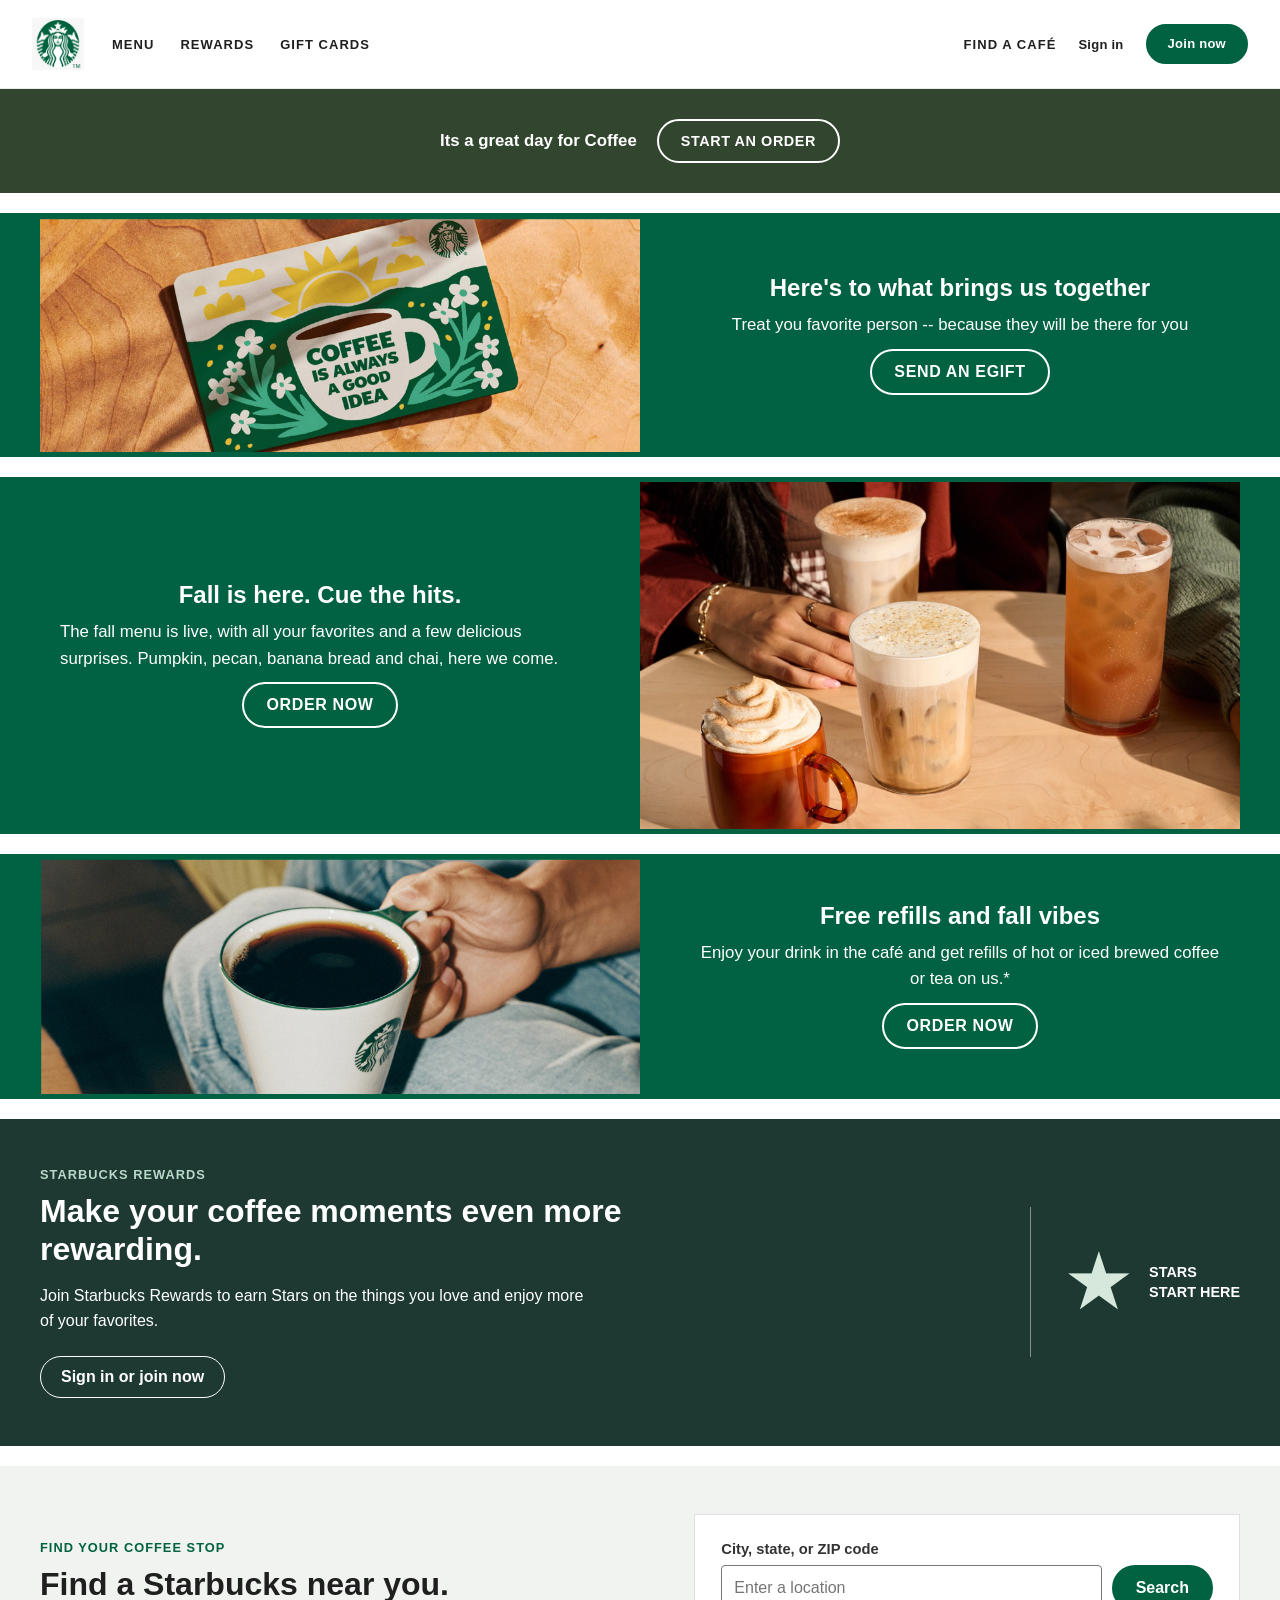
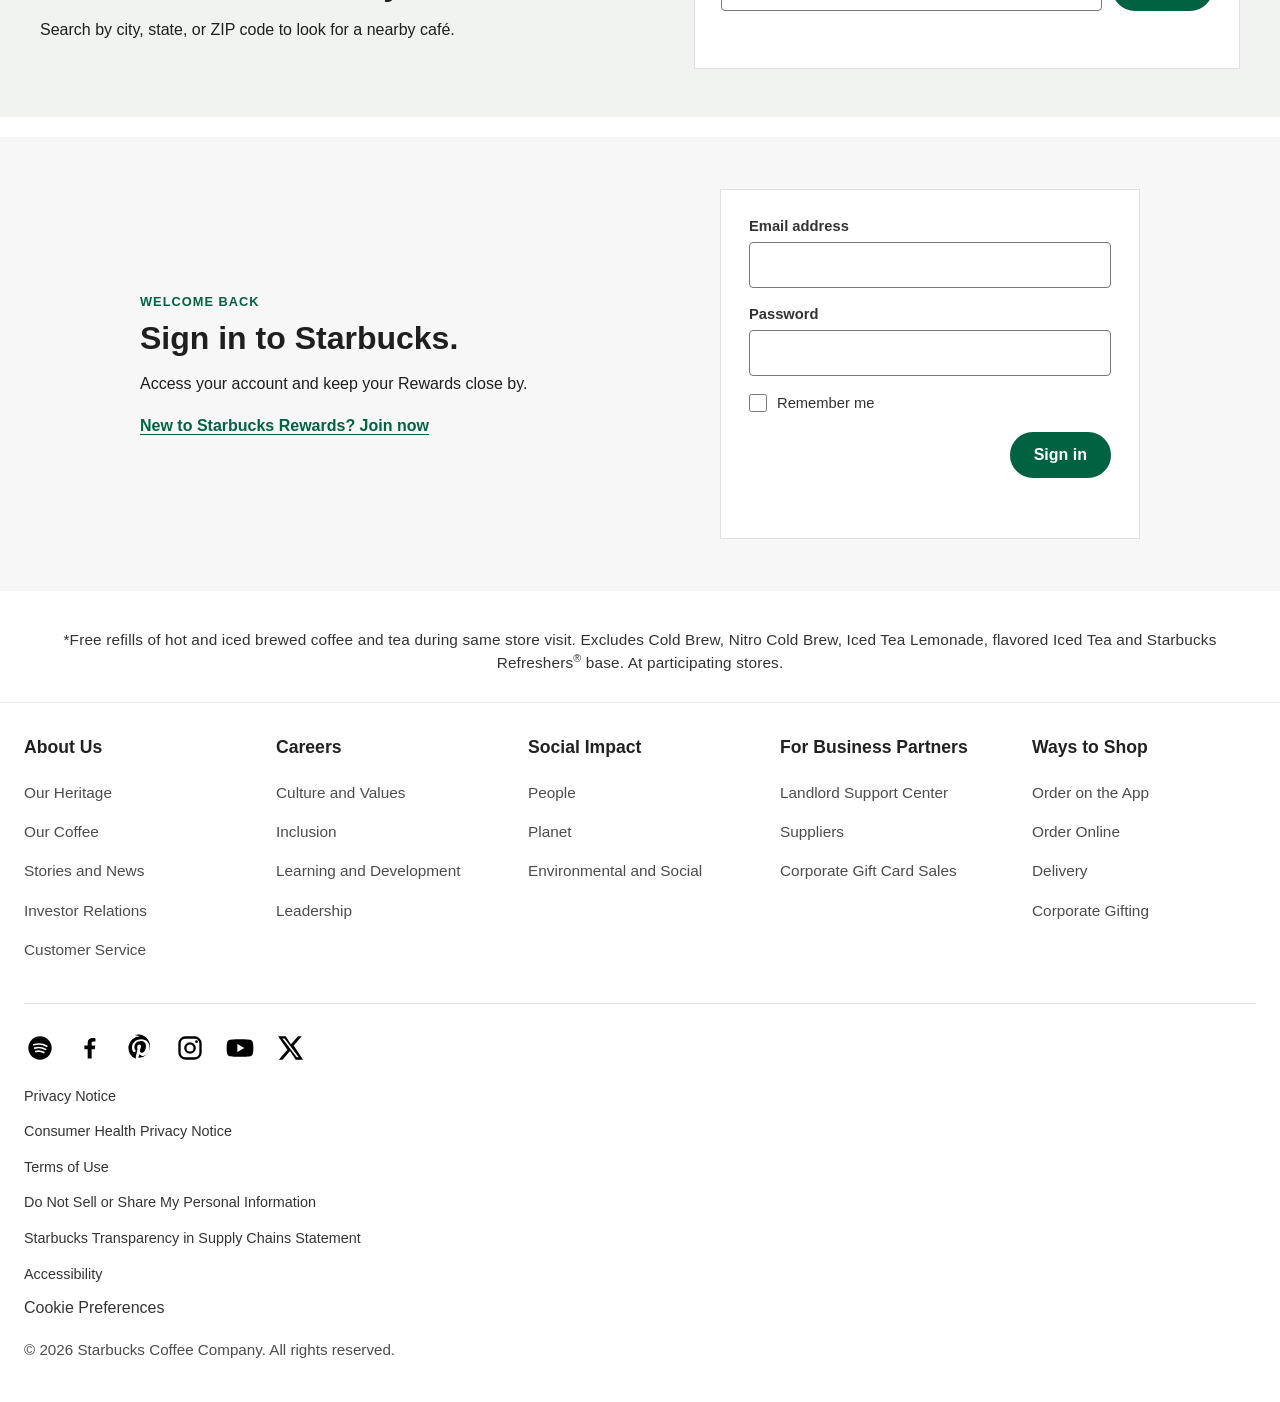
<file: index.html>
<!doctype html>
<html lang="en">
  <head>
    <meta charset="UTF-8" />
    <meta name="viewport" content="width=device-width, initial-scale=1.0" />
    <title>Starbucks Homepage Clone</title>
    <link rel="stylesheet" href="index.css" />
  </head>
  <body>
    <a class="skip-link" href="#main-content">Skip to content</a>
    <header class="header">
      <div class="header-container">
        <div class="brand-nav">
          <a href="index.html" class="brand" aria-label="Starbucks home">
            <img src="Starbucks_logo.png" alt="Starbucks logo" />
          </a>

          <nav aria-label="Main navigation" class="desktop-nav">
            <ul class="main-nav">
              <li><a href="menu.html">Menu</a></li>
              <li><a href="#rewards">Rewards</a></li>
              <li><a href="#gift-cards">Gift Cards</a></li>
            </ul>
          </nav>
        </div>

        <nav
          aria-label="Utility navigation"
          class="desktop-nav utility-nav-wrap"
        >
          <ul class="utility-nav">
            <li><a href="#find-cafe" class="find-cafe">Find a café</a></li>
            <li><a href="#sign-in" class="sign-in">Sign in</a></li>
            <li><a href="#rewards" class="join-btn">Join now</a></li>
          </ul>
        </nav>

        <button
          class="menu-toggle"
          aria-label="Toggle navigation"
          aria-controls="mobilePanel"
          aria-expanded="false"
        >
          <span></span>
          <span></span>
          <span></span>
        </button>
      </div>

      <div class="mobile-panel" id="mobilePanel">
        <nav aria-label="Mobile navigation" class="mobile-nav">
          <ul>
            <li><a href="menu.html">Menu</a></li>
            <li><a href="#rewards">Rewards</a></li>
            <li><a href="#gift-cards">Gift Cards</a></li>
            <li><a href="#find-cafe">Find a café</a></li>
            <li><a href="#sign-in">Sign in</a></li>
            <li><a href="#rewards" class="mobile-join">Join now</a></li>
          </ul>
        </nav>
      </div>
    </header>

    <main id="main-content">
      <section class="intro" aria-label="Introduction">
        <div class="intro-inner">
          <h1>Its a great day for Coffee</h1>
          <a href="menu.html">START AN ORDER</a>
        </div>
      </section>
      <section class="egift" id="gift-cards">
        <div class="egift-inner">
          <img src="Egift.png" alt="Starbucks gift card" />
          <div>
            <h2>Here's to what brings us together</h2>
            <p>
              Treat you favorite person -- because they will be there for you
            </p>
            <a href="#gift-cards">Send an eGift</a>
          </div>
        </div>
      </section>

      <section class="order-now">
        <div class="order-now-inner">
          <div>
            <h2>Fall is here. Cue the hits.</h2>
            <p>
              The fall menu is live, with all your favorites and a few delicious
              surprises. Pumpkin, pecan, banana bread and chai, here we come.
            </p>
            <a href="menu.html">Order now</a>
          </div>
          <img src="ordernow.png" alt="Fall drinks on a table" />
        </div>
      </section>

      <section class="refill">
        <div class="refill-inner">
          <img src="ordernow-2.png" alt="Coffee refill scene" />
          <div>
            <h2>Free refills and fall vibes</h2>
            <p>
              Enjoy your drink in the café and get refills of hot or iced brewed
              coffee or tea on us.*
            </p>
            <a href="menu.html">Order now</a>
          </div>
        </div>
      </section>

      <section class="rewards-section" id="rewards">
        <div class="rewards-inner">
          <div class="rewards-copy">
            <p class="section-eyebrow">Starbucks Rewards</p>
            <h2>Make your coffee moments even more rewarding.</h2>
            <p>
              Join Starbucks Rewards to earn Stars on the things you love and
              enjoy more of your favorites.
            </p>
            <a href="#sign-in" class="rewards-cta">Sign in or join now</a>
          </div>
          <div class="rewards-emblem" aria-hidden="true">
            <span>★</span>
            <strong>STARS<br />START HERE</strong>
          </div>
        </div>
      </section>

      <section class="store-locator" id="find-cafe">
        <div class="store-locator-inner">
          <div>
            <p class="section-eyebrow">Find your coffee stop</p>
            <h2>Find a Starbucks near you.</h2>
            <p>Search by city, state, or ZIP code to look for a nearby café.</p>
          </div>
          <form class="store-search" id="store-search-form">
            <label for="store-location">City, state, or ZIP code</label>
            <div class="store-search-controls">
              <input
                id="store-location"
                name="location"
                type="search"
                placeholder="Enter a location"
                required
              />
              <button type="submit">Search</button>
            </div>
            <p
              class="form-message"
              id="store-search-message"
              role="status"
              aria-live="polite"
            ></p>
          </form>
        </div>
      </section>

      <section class="signin-section" id="sign-in">
        <div class="signin-inner">
          <div class="signin-copy">
            <p class="section-eyebrow">Welcome back</p>
            <h2>Sign in to Starbucks.</h2>
            <p>Access your account and keep your Rewards close by.</p>
            <a href="#rewards">New to Starbucks Rewards? Join now</a>
          </div>
          <form class="signin-form" id="sign-in-form">
            <label for="signin-email">Email address</label>
            <input
              id="signin-email"
              name="email"
              type="email"
              autocomplete="username"
              required
            />
            <label for="signin-password">Password</label>
            <input
              id="signin-password"
              name="password"
              type="password"
              autocomplete="current-password"
              required
            />
            <label class="remember-option" for="remember-me">
              <input id="remember-me" name="remember" type="checkbox" />
              <span>Remember me</span>
            </label>
            <button type="submit">Sign in</button>
            <p
              class="form-message"
              id="sign-in-message"
              role="status"
              aria-live="polite"
            ></p>
          </form>
        </div>
      </section>

      <section class="disclaimer">
        <p>
          *Free refills of hot and iced brewed coffee and tea during same store
          visit. Excludes Cold Brew, Nitro Cold Brew, Iced Tea Lemonade,
          flavored Iced Tea and Starbucks Refreshers<span class="reg">®</span>
          base. At participating stores.
        </p>
      </section>
    </main>

    <footer class="site-footer">
      <div class="footer-inner">
        <div class="footer-columns">
          <div class="footer-column">
            <h2>
              <button
                class="footer-toggle"
                type="button"
                aria-expanded="true"
                aria-controls="footer-about-links"
              >
                About Us<span class="footer-chevron" aria-hidden="true"></span>
              </button>
            </h2>
            <ul id="footer-about-links">
              <li><a href="#">Our Heritage</a></li>
              <li><a href="#">Our Coffee</a></li>
              <li><a href="#">Stories and News</a></li>
              <li><a href="#">Investor Relations</a></li>
              <li><a href="#">Customer Service</a></li>
            </ul>
          </div>

          <div class="footer-column">
            <h2>
              <button
                class="footer-toggle"
                type="button"
                aria-expanded="true"
                aria-controls="footer-careers-links"
              >
                Careers<span class="footer-chevron" aria-hidden="true"></span>
              </button>
            </h2>
            <ul id="footer-careers-links">
              <li><a href="#">Culture and Values</a></li>
              <li><a href="#">Inclusion</a></li>
              <li><a href="#">Learning and Development</a></li>
              <li><a href="#">Leadership</a></li>
            </ul>
          </div>

          <div class="footer-column">
            <h2>
              <button
                class="footer-toggle"
                type="button"
                aria-expanded="true"
                aria-controls="footer-impact-links"
              >
                Social Impact<span
                  class="footer-chevron"
                  aria-hidden="true"
                ></span>
              </button>
            </h2>
            <ul id="footer-impact-links">
              <li><a href="#">People</a></li>
              <li><a href="#">Planet</a></li>
              <li><a href="#">Environmental and Social</a></li>
            </ul>
          </div>

          <div class="footer-column">
            <h2>
              <button
                class="footer-toggle"
                type="button"
                aria-expanded="true"
                aria-controls="footer-partners-links"
              >
                For Business Partners<span
                  class="footer-chevron"
                  aria-hidden="true"
                ></span>
              </button>
            </h2>
            <ul id="footer-partners-links">
              <li><a href="#">Landlord Support Center</a></li>
              <li><a href="#">Suppliers</a></li>
              <li><a href="#">Corporate Gift Card Sales</a></li>
            </ul>
          </div>

          <div class="footer-column">
            <h2>
              <button
                class="footer-toggle"
                type="button"
                aria-expanded="true"
                aria-controls="footer-shopping-links"
              >
                Ways to Shop<span
                  class="footer-chevron"
                  aria-hidden="true"
                ></span>
              </button>
            </h2>
            <ul id="footer-shopping-links">
              <li><a href="menu.html">Order on the App</a></li>
              <li><a href="menu.html">Order Online</a></li>
              <li><a href="menu.html">Delivery</a></li>
              <li><a href="#">Corporate Gifting</a></li>
            </ul>
          </div>
        </div>

        <div class="footer-divider"></div>

        <nav class="social-links" aria-label="Social media">
          <a
            href="https://open.spotify.com/user/starbucks"
            aria-label="Spotify"
          >
            <svg viewBox="0 0 24 24" aria-hidden="true" focusable="false">
              <circle cx="12" cy="12" r="10" fill="currentColor" />
              <path
                d="M6.7 9.2c3.7-1.1 7.9-.7 11.1 1.3M7.5 12.1c3.1-.9 6.5-.5 9.2 1.1m-8.3 1.8c2.4-.6 4.9-.3 6.9.9"
                fill="none"
                stroke="#fff"
                stroke-linecap="round"
                stroke-width="1.4"
              />
            </svg>
          </a>
          <a href="https://facebook.com/starbucks" aria-label="Facebook">
            <svg viewBox="0 0 24 24" aria-hidden="true" focusable="false">
              <path
                fill="currentColor"
                d="M13.4 21v-8h2.7l.4-3.1h-3.1v-2c0-.9.3-1.5 1.6-1.5h1.7V3.6c-.3 0-1.3-.1-2.5-.1-2.5 0-4.2 1.5-4.2 4.3v2.1H7.2V13H10v8h3.4Z"
              />
            </svg>
          </a>
          <a href="https://www.pinterest.com/starbucks/" aria-label="Pinterest">
            <svg viewBox="0 0 24 24" aria-hidden="true" focusable="false">
              <path
                fill="currentColor"
                d="M12 2a10 10 0 0 0-3.6 19.3c0-.8 0-1.8.2-2.7l1.3-5.6s-.3-.6-.3-1.5c0-1.4.8-2.5 1.9-2.5.9 0 1.3.7 1.3 1.5 0 .9-.6 2.3-.9 3.6-.3 1.1.6 2 1.7 2 2.1 0 3.5-2.7 3.5-5.8 0-2.4-1.6-4.2-4.5-4.2-3.3 0-5.4 2.5-5.4 5.2 0 .9.3 1.9.8 2.4.2.3.3.4.2.7l-.3 1c-.1.3-.3.4-.6.3-1.5-.6-2.2-2.3-2.2-4.2 0-3.1 2.7-6.9 8-6.9 4.3 0 7.1 3.1 7.1 6.5 0 4.4-2.4 7.7-6 7.7-1.2 0-2.4-.7-2.8-1.4l-.8 3a10 10 0 1 0-3.1-19.5Z"
              />
            </svg>
          </a>
          <a href="https://instagram.com/starbucks" aria-label="Instagram">
            <svg viewBox="0 0 24 24" aria-hidden="true" focusable="false">
              <rect
                x="3"
                y="3"
                width="18"
                height="18"
                rx="5"
                fill="none"
                stroke="currentColor"
                stroke-width="2"
              />
              <circle
                cx="12"
                cy="12"
                r="4"
                fill="none"
                stroke="currentColor"
                stroke-width="2"
              />
              <circle cx="17.6" cy="6.6" r="1.2" fill="currentColor" />
            </svg>
          </a>
          <a href="https://www.youtube.com/starbucks" aria-label="YouTube">
            <svg viewBox="0 0 24 24" aria-hidden="true" focusable="false">
              <path
                fill="currentColor"
                d="M23 7.1a3 3 0 0 0-2.1-2.2C19 4.4 12 4.4 12 4.4s-7 0-8.9.5A3 3 0 0 0 1 7.1 31 31 0 0 0 .5 12a31 31 0 0 0 .5 4.9 3 3 0 0 0 2.1 2.2c1.9.5 8.9.5 8.9.5s7 0 8.9-.5a3 3 0 0 0 2.1-2.2 31 31 0 0 0 .5-4.9 31 31 0 0 0-.5-4.9ZM9.7 15.5v-7l6 3.5-6 3.5Z"
              />
            </svg>
          </a>
          <a href="https://x.com/starbucks/" aria-label="X">
            <svg viewBox="0 0 24 24" aria-hidden="true" focusable="false">
              <path
                fill="currentColor"
                d="M18.9 2H22l-6.8 7.8L23.2 22h-6.3L12 14.6 5.6 22H2.4l7.3-8.4L1.8 2h6.5l4.5 6.8L18.9 2Zm-1.1 18h1.7L7.3 3.9H5.5L17.8 20Z"
              />
            </svg>
          </a>
        </nav>

        <ul class="legal-links">
          <li><a href="#">Privacy Notice</a></li>
          <li><a href="#">Consumer Health Privacy Notice</a></li>
          <li><a href="#">Terms of Use</a></li>
          <li><a href="#">Do Not Sell or Share My Personal Information</a></li>
          <li>
            <a href="#">Starbucks Transparency in Supply Chains Statement</a>
          </li>
          <li><a href="#">Accessibility</a></li>
          <li><button type="button">Cookie Preferences</button></li>
        </ul>

        <p class="copyright">
          © 2026 Starbucks Coffee Company. All rights reserved.
        </p>
      </div>
    </footer>
    <script src="index.js"></script>
  </body>
</html>
</file>
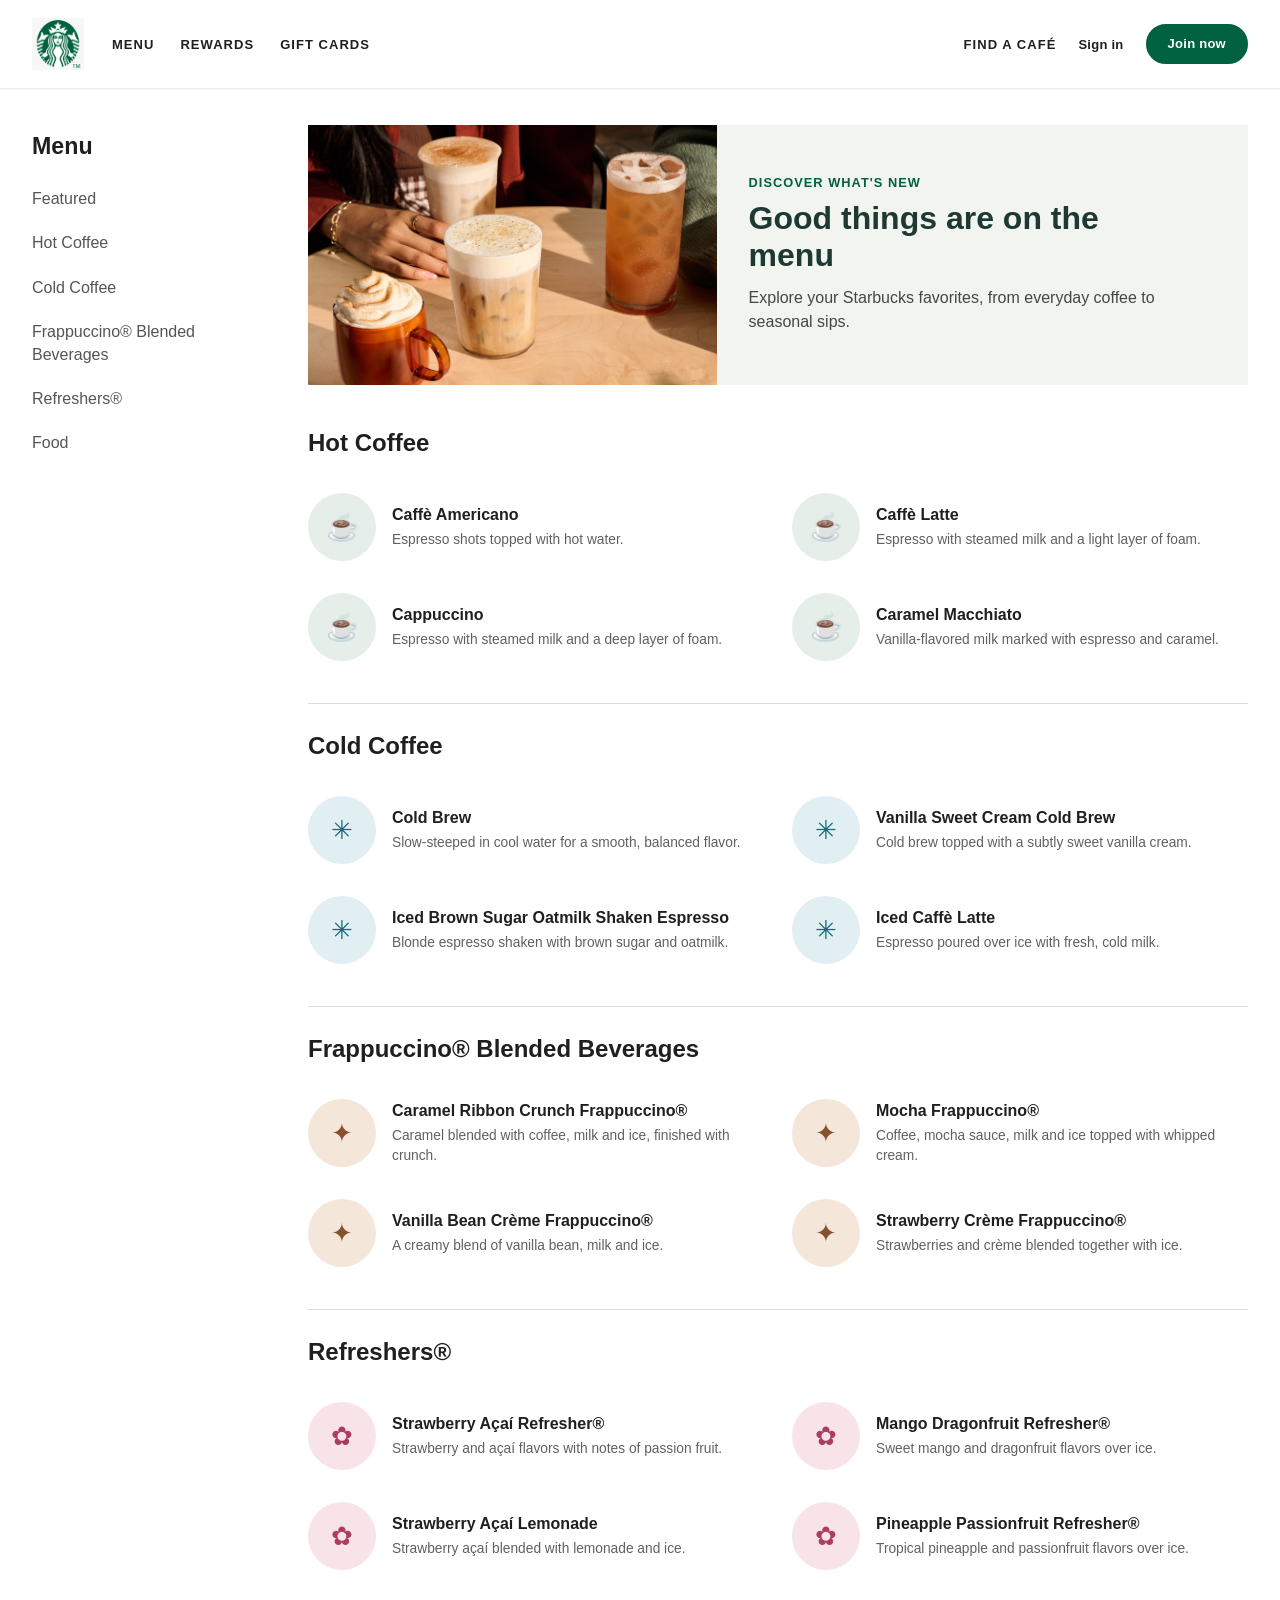
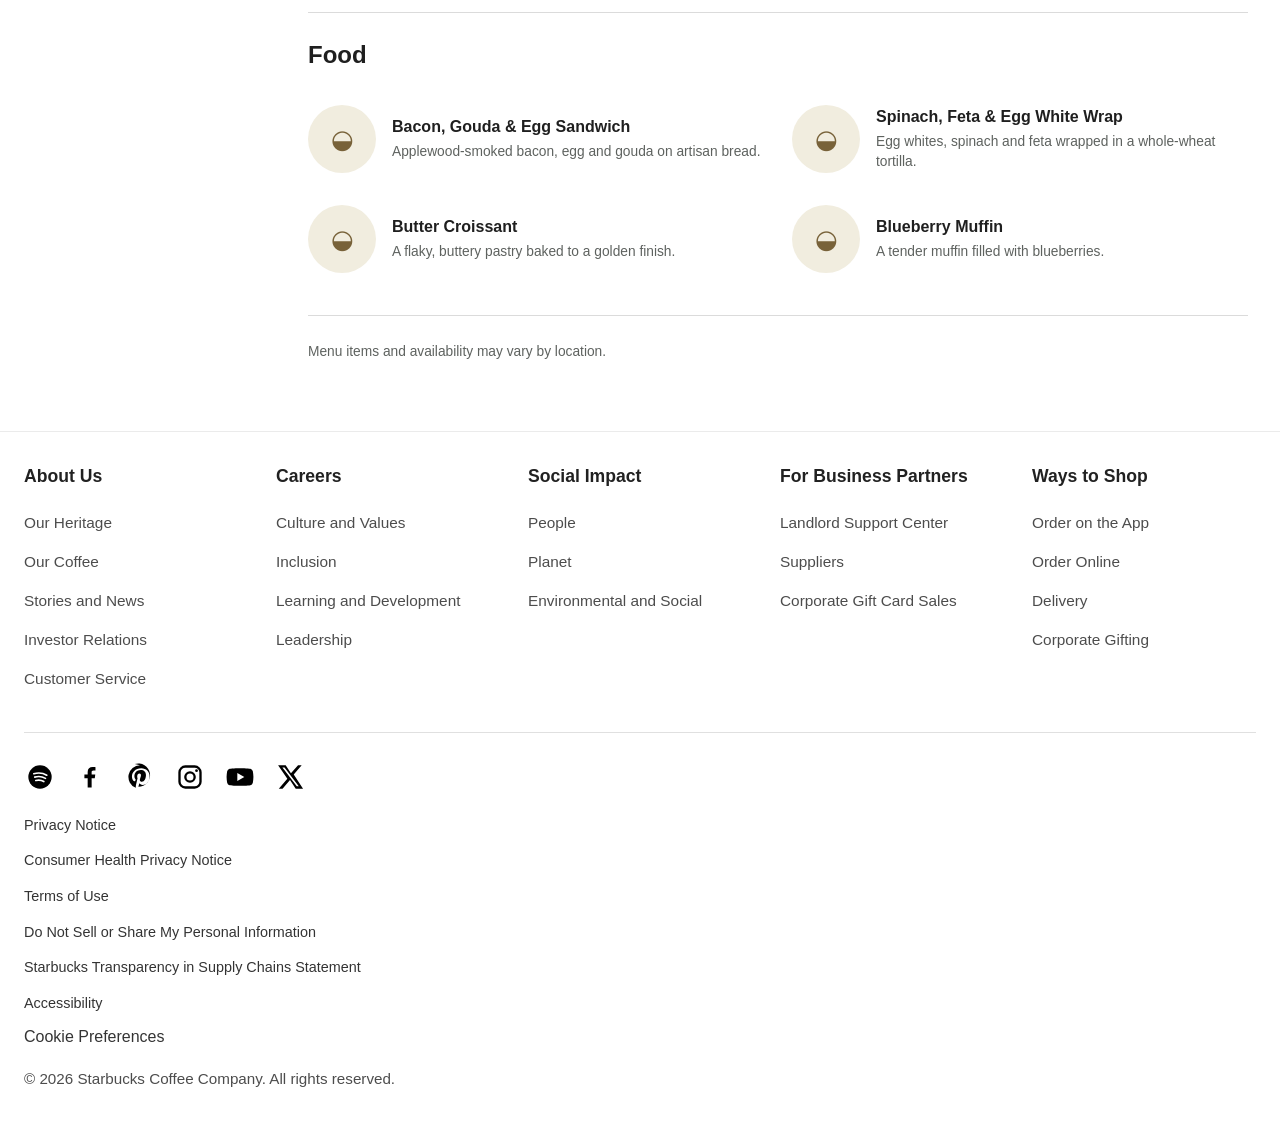
<file: menu.html>
<!doctype html>
<html lang="en">
  <head>
    <meta charset="UTF-8" />
    <meta name="viewport" content="width=device-width, initial-scale=1.0" />
    <title>Menu | Starbucks</title>
    <link rel="stylesheet" href="index.css" />
    <link rel="stylesheet" href="menu.css" />
  </head>
  <body>
    <a class="skip-link" href="#main-content">Skip to content</a>
    <header class="header">
      <div class="header-container">
        <div class="brand-nav">
          <a href="index.html" class="brand" aria-label="Starbucks home">
            <img src="Starbucks_logo.png" alt="Starbucks logo" />
          </a>
          <nav aria-label="Main navigation" class="desktop-nav">
            <ul class="main-nav">
              <li><a href="menu.html" aria-current="page">Menu</a></li>
              <li><a href="index.html#rewards">Rewards</a></li>
              <li><a href="index.html#gift-cards">Gift Cards</a></li>
            </ul>
          </nav>
        </div>
        <nav
          aria-label="Utility navigation"
          class="desktop-nav utility-nav-wrap"
        >
          <ul class="utility-nav">
            <li>
              <a href="index.html#find-cafe" class="find-cafe">Find a café</a>
            </li>
            <li><a href="index.html#sign-in" class="sign-in">Sign in</a></li>
            <li><a href="index.html#rewards" class="join-btn">Join now</a></li>
          </ul>
        </nav>
        <button
          class="menu-toggle"
          aria-label="Toggle navigation"
          aria-controls="mobilePanel"
          aria-expanded="false"
        >
          <span></span><span></span><span></span>
        </button>
      </div>
      <div class="mobile-panel" id="mobilePanel">
        <nav aria-label="Mobile navigation" class="mobile-nav">
          <ul>
            <li><a href="menu.html" aria-current="page">Menu</a></li>
            <li><a href="index.html#rewards">Rewards</a></li>
            <li><a href="index.html#gift-cards">Gift Cards</a></li>
            <li><a href="index.html#find-cafe">Find a café</a></li>
            <li><a href="index.html#sign-in">Sign in</a></li>
            <li>
              <a href="index.html#rewards" class="mobile-join">Join now</a>
            </li>
          </ul>
        </nav>
      </div>
    </header>

    <main id="main-content" class="menu-page">
      <aside class="menu-sidebar" aria-label="Menu categories">
        <h2>Menu</h2>
        <nav>
          <a href="#featured">Featured</a>
          <a href="#hot-coffees">Hot Coffee</a>
          <a href="#cold-coffees">Cold Coffee</a>
          <a href="#frappuccino">Frappuccino® Blended Beverages</a>
          <a href="#refreshers">Refreshers®</a>
          <a href="#food">Food</a>
        </nav>
      </aside>

      <div class="menu-content">
        <section class="menu-feature" id="featured">
          <img src="ordernow.png" alt="A selection of Starbucks fall drinks" />
          <div>
            <p class="menu-eyebrow">Discover what's new</p>
            <h1>Good things are on the menu</h1>
            <p>
              Explore your Starbucks favorites, from everyday coffee to seasonal
              sips.
            </p>
          </div>
        </section>

        <section class="menu-section" id="hot-coffees">
          <h2>Hot Coffee</h2>
          <div class="menu-items">
            <article>
              <span class="menu-item-mark" aria-hidden="true">☕</span>
              <div>
                <h3>Caffè Americano</h3>
                <p>Espresso shots topped with hot water.</p>
              </div>
            </article>
            <article>
              <span class="menu-item-mark" aria-hidden="true">☕</span>
              <div>
                <h3>Caffè Latte</h3>
                <p>Espresso with steamed milk and a light layer of foam.</p>
              </div>
            </article>
            <article>
              <span class="menu-item-mark" aria-hidden="true">☕</span>
              <div>
                <h3>Cappuccino</h3>
                <p>Espresso with steamed milk and a deep layer of foam.</p>
              </div>
            </article>
            <article>
              <span class="menu-item-mark" aria-hidden="true">☕</span>
              <div>
                <h3>Caramel Macchiato</h3>
                <p>Vanilla-flavored milk marked with espresso and caramel.</p>
              </div>
            </article>
          </div>
        </section>

        <section class="menu-section" id="cold-coffees">
          <h2>Cold Coffee</h2>
          <div class="menu-items">
            <article>
              <span class="menu-item-mark cold" aria-hidden="true">✳</span>
              <div>
                <h3>Cold Brew</h3>
                <p>Slow-steeped in cool water for a smooth, balanced flavor.</p>
              </div>
            </article>
            <article>
              <span class="menu-item-mark cold" aria-hidden="true">✳</span>
              <div>
                <h3>Vanilla Sweet Cream Cold Brew</h3>
                <p>Cold brew topped with a subtly sweet vanilla cream.</p>
              </div>
            </article>
            <article>
              <span class="menu-item-mark cold" aria-hidden="true">✳</span>
              <div>
                <h3>Iced Brown Sugar Oatmilk Shaken Espresso</h3>
                <p>Blonde espresso shaken with brown sugar and oatmilk.</p>
              </div>
            </article>
            <article>
              <span class="menu-item-mark cold" aria-hidden="true">✳</span>
              <div>
                <h3>Iced Caffè Latte</h3>
                <p>Espresso poured over ice with fresh, cold milk.</p>
              </div>
            </article>
          </div>
        </section>

        <section class="menu-section" id="frappuccino">
          <h2>Frappuccino® Blended Beverages</h2>
          <div class="menu-items">
            <article>
              <span class="menu-item-mark blended" aria-hidden="true">✦</span>
              <div>
                <h3>Caramel Ribbon Crunch Frappuccino®</h3>
                <p>
                  Caramel blended with coffee, milk and ice, finished with
                  crunch.
                </p>
              </div>
            </article>
            <article>
              <span class="menu-item-mark blended" aria-hidden="true">✦</span>
              <div>
                <h3>Mocha Frappuccino®</h3>
                <p>
                  Coffee, mocha sauce, milk and ice topped with whipped cream.
                </p>
              </div>
            </article>
            <article>
              <span class="menu-item-mark blended" aria-hidden="true">✦</span>
              <div>
                <h3>Vanilla Bean Crème Frappuccino®</h3>
                <p>A creamy blend of vanilla bean, milk and ice.</p>
              </div>
            </article>
            <article>
              <span class="menu-item-mark blended" aria-hidden="true">✦</span>
              <div>
                <h3>Strawberry Crème Frappuccino®</h3>
                <p>Strawberries and crème blended together with ice.</p>
              </div>
            </article>
          </div>
        </section>

        <section class="menu-section" id="refreshers">
          <h2>Refreshers®</h2>
          <div class="menu-items">
            <article>
              <span class="menu-item-mark refresher" aria-hidden="true">✿</span>
              <div>
                <h3>Strawberry Açaí Refresher®</h3>
                <p>Strawberry and açaí flavors with notes of passion fruit.</p>
              </div>
            </article>
            <article>
              <span class="menu-item-mark refresher" aria-hidden="true">✿</span>
              <div>
                <h3>Mango Dragonfruit Refresher®</h3>
                <p>Sweet mango and dragonfruit flavors over ice.</p>
              </div>
            </article>
            <article>
              <span class="menu-item-mark refresher" aria-hidden="true">✿</span>
              <div>
                <h3>Strawberry Açaí Lemonade</h3>
                <p>Strawberry açaí blended with lemonade and ice.</p>
              </div>
            </article>
            <article>
              <span class="menu-item-mark refresher" aria-hidden="true">✿</span>
              <div>
                <h3>Pineapple Passionfruit Refresher®</h3>
                <p>Tropical pineapple and passionfruit flavors over ice.</p>
              </div>
            </article>
          </div>
        </section>

        <section class="menu-section" id="food">
          <h2>Food</h2>
          <div class="menu-items">
            <article>
              <span class="menu-item-mark food" aria-hidden="true">◒</span>
              <div>
                <h3>Bacon, Gouda &amp; Egg Sandwich</h3>
                <p>Applewood-smoked bacon, egg and gouda on artisan bread.</p>
              </div>
            </article>
            <article>
              <span class="menu-item-mark food" aria-hidden="true">◒</span>
              <div>
                <h3>Spinach, Feta &amp; Egg White Wrap</h3>
                <p>
                  Egg whites, spinach and feta wrapped in a whole-wheat
                  tortilla.
                </p>
              </div>
            </article>
            <article>
              <span class="menu-item-mark food" aria-hidden="true">◒</span>
              <div>
                <h3>Butter Croissant</h3>
                <p>A flaky, buttery pastry baked to a golden finish.</p>
              </div>
            </article>
            <article>
              <span class="menu-item-mark food" aria-hidden="true">◒</span>
              <div>
                <h3>Blueberry Muffin</h3>
                <p>A tender muffin filled with blueberries.</p>
              </div>
            </article>
          </div>
        </section>
        <p class="menu-note">
          Menu items and availability may vary by location.
        </p>
      </div>
    </main>

    <footer class="site-footer">
      <div class="footer-inner">
        <div class="footer-columns">
          <div class="footer-column">
            <h2>
              <button
                class="footer-toggle"
                type="button"
                aria-expanded="true"
                aria-controls="footer-about-links"
              >
                About Us<span class="footer-chevron" aria-hidden="true"></span>
              </button>
            </h2>
            <ul id="footer-about-links">
              <li><a href="#">Our Heritage</a></li>
              <li><a href="#">Our Coffee</a></li>
              <li><a href="#">Stories and News</a></li>
              <li><a href="#">Investor Relations</a></li>
              <li><a href="#">Customer Service</a></li>
            </ul>
          </div>
          <div class="footer-column">
            <h2>
              <button
                class="footer-toggle"
                type="button"
                aria-expanded="true"
                aria-controls="footer-careers-links"
              >
                Careers<span class="footer-chevron" aria-hidden="true"></span>
              </button>
            </h2>
            <ul id="footer-careers-links">
              <li><a href="#">Culture and Values</a></li>
              <li><a href="#">Inclusion</a></li>
              <li><a href="#">Learning and Development</a></li>
              <li><a href="#">Leadership</a></li>
            </ul>
          </div>
          <div class="footer-column">
            <h2>
              <button
                class="footer-toggle"
                type="button"
                aria-expanded="true"
                aria-controls="footer-impact-links"
              >
                Social Impact<span
                  class="footer-chevron"
                  aria-hidden="true"
                ></span>
              </button>
            </h2>
            <ul id="footer-impact-links">
              <li><a href="#">People</a></li>
              <li><a href="#">Planet</a></li>
              <li><a href="#">Environmental and Social</a></li>
            </ul>
          </div>
          <div class="footer-column">
            <h2>
              <button
                class="footer-toggle"
                type="button"
                aria-expanded="true"
                aria-controls="footer-partners-links"
              >
                For Business Partners<span
                  class="footer-chevron"
                  aria-hidden="true"
                ></span>
              </button>
            </h2>
            <ul id="footer-partners-links">
              <li><a href="#">Landlord Support Center</a></li>
              <li><a href="#">Suppliers</a></li>
              <li><a href="#">Corporate Gift Card Sales</a></li>
            </ul>
          </div>
          <div class="footer-column">
            <h2>
              <button
                class="footer-toggle"
                type="button"
                aria-expanded="true"
                aria-controls="footer-shopping-links"
              >
                Ways to Shop<span
                  class="footer-chevron"
                  aria-hidden="true"
                ></span>
              </button>
            </h2>
            <ul id="footer-shopping-links">
              <li><a href="menu.html">Order on the App</a></li>
              <li><a href="menu.html">Order Online</a></li>
              <li><a href="menu.html">Delivery</a></li>
              <li><a href="#">Corporate Gifting</a></li>
            </ul>
          </div>
        </div>
        <div class="footer-divider"></div>
        <nav class="social-links" aria-label="Social media">
          <a
            href="https://open.spotify.com/user/starbucks"
            aria-label="Spotify"
          >
            <svg viewBox="0 0 24 24" aria-hidden="true" focusable="false">
              <circle cx="12" cy="12" r="10" fill="currentColor" />
              <path
                d="M6.7 9.2c3.7-1.1 7.9-.7 11.1 1.3M7.5 12.1c3.1-.9 6.5-.5 9.2 1.1m-8.3 1.8c2.4-.6 4.9-.3 6.9.9"
                fill="none"
                stroke="#fff"
                stroke-linecap="round"
                stroke-width="1.4"
              />
            </svg>
          </a>
          <a href="https://facebook.com/starbucks" aria-label="Facebook">
            <svg viewBox="0 0 24 24" aria-hidden="true" focusable="false">
              <path
                fill="currentColor"
                d="M13.4 21v-8h2.7l.4-3.1h-3.1v-2c0-.9.3-1.5 1.6-1.5h1.7V3.6c-.3 0-1.3-.1-2.5-.1-2.5 0-4.2 1.5-4.2 4.3v2.1H7.2V13H10v8h3.4Z"
              />
            </svg>
          </a>
          <a href="https://www.pinterest.com/starbucks/" aria-label="Pinterest">
            <svg viewBox="0 0 24 24" aria-hidden="true" focusable="false">
              <path
                fill="currentColor"
                d="M12 2a10 10 0 0 0-3.6 19.3c0-.8 0-1.8.2-2.7l1.3-5.6s-.3-.6-.3-1.5c0-1.4.8-2.5 1.9-2.5.9 0 1.3.7 1.3 1.5 0 .9-.6 2.3-.9 3.6-.3 1.1.6 2 1.7 2 2.1 0 3.5-2.7 3.5-5.8 0-2.4-1.6-4.2-4.5-4.2-3.3 0-5.4 2.5-5.4 5.2 0 .9.3 1.9.8 2.4.2.3.3.4.2.7l-.3 1c-.1.3-.3.4-.6.3-1.5-.6-2.2-2.3-2.2-4.2 0-3.1 2.7-6.9 8-6.9 4.3 0 7.1 3.1 7.1 6.5 0 4.4-2.4 7.7-6 7.7-1.2 0-2.4-.7-2.8-1.4l-.8 3a10 10 0 1 0-3.1-19.5Z"
              />
            </svg>
          </a>
          <a href="https://instagram.com/starbucks" aria-label="Instagram">
            <svg viewBox="0 0 24 24" aria-hidden="true" focusable="false">
              <rect
                x="3"
                y="3"
                width="18"
                height="18"
                rx="5"
                fill="none"
                stroke="currentColor"
                stroke-width="2"
              />
              <circle
                cx="12"
                cy="12"
                r="4"
                fill="none"
                stroke="currentColor"
                stroke-width="2"
              />
              <circle cx="17.6" cy="6.6" r="1.2" fill="currentColor" />
            </svg>
          </a>
          <a href="https://www.youtube.com/starbucks" aria-label="YouTube">
            <svg viewBox="0 0 24 24" aria-hidden="true" focusable="false">
              <path
                fill="currentColor"
                d="M23 7.1a3 3 0 0 0-2.1-2.2C19 4.4 12 4.4 12 4.4s-7 0-8.9.5A3 3 0 0 0 1 7.1 31 31 0 0 0 .5 12a31 31 0 0 0 .5 4.9 3 3 0 0 0 2.1 2.2c1.9.5 8.9.5 8.9.5s7 0 8.9-.5a3 3 0 0 0 2.1-2.2 31 31 0 0 0 .5-4.9 31 31 0 0 0-.5-4.9ZM9.7 15.5v-7l6 3.5-6 3.5Z"
              />
            </svg>
          </a>
          <a href="https://x.com/starbucks/" aria-label="X">
            <svg viewBox="0 0 24 24" aria-hidden="true" focusable="false">
              <path
                fill="currentColor"
                d="M18.9 2H22l-6.8 7.8L23.2 22h-6.3L12 14.6 5.6 22H2.4l7.3-8.4L1.8 2h6.5l4.5 6.8L18.9 2Zm-1.1 18h1.7L7.3 3.9H5.5L17.8 20Z"
              />
            </svg>
          </a>
        </nav>
        <ul class="legal-links">
          <li><a href="#">Privacy Notice</a></li>
          <li><a href="#">Consumer Health Privacy Notice</a></li>
          <li><a href="#">Terms of Use</a></li>
          <li><a href="#">Do Not Sell or Share My Personal Information</a></li>
          <li>
            <a href="#">Starbucks Transparency in Supply Chains Statement</a>
          </li>
          <li><a href="#">Accessibility</a></li>
          <li><button type="button">Cookie Preferences</button></li>
        </ul>
        <p class="copyright">
          © 2026 Starbucks Coffee Company. All rights reserved.
        </p>
      </div>
    </footer>
    <script src="index.js"></script>
  </body>
</html>
</file>
<file: index.css>
:root {
  --starbucks-green: #006241;
  --starbucks-dark: #1e3932;
  --starbucks-light: #f7f7f7;
  --text-main: #1f1f1f;
  --text-soft: #4a4a4a;
  --line: rgba(0, 0, 0, 0.08);
}

* {
  box-sizing: border-box;
  margin: 0;
  padding: 0;
}

body {
  font-family: "Segoe UI", Helvetica, Arial, sans-serif;
  background: #fff;
  color: var(--text-main);
}

.skip-link {
  position: absolute;
  top: 0;
  left: 16px;
  z-index: 100;
  padding: 12px 16px;
  transform: translateY(-150%);
  background: var(--starbucks-dark);
  color: #fff;
  text-decoration: none;
}

.skip-link:focus {
  transform: translateY(0);
}

a:focus-visible,
button:focus-visible {
  outline: 3px solid var(--starbucks-green);
  outline-offset: 3px;
}

.header {
  background: #fff;
  border-bottom: 1px solid var(--line);
  box-shadow: 0 1px 0 rgba(0, 0, 0, 0.03);
}

.header-container {
  max-width: 1280px;
  margin: 0 auto;
  padding: 18px 32px;
  display: flex;
  align-items: center;
  justify-content: space-between;
  gap: 24px;
  position: relative;
}

.brand-nav {
  display: flex;
  align-items: center;
  gap: 28px;
  min-width: 0;
}

.brand {
  display: inline-flex;
  align-items: center;
  justify-content: center;
}

.brand img {
  display: block;
  width: 52px;
  height: 52px;
}

.desktop-nav {
  display: block;
}

.main-nav,
.utility-nav {
  display: flex;
  align-items: center;
  list-style: none;
  flex-wrap: nowrap;
  white-space: nowrap;
}

.main-nav {
  gap: 26px;
}

.utility-nav {
  margin-left: auto;
  gap: 22px;
}

.header a {
  position: relative;
  display: inline-flex;
  align-items: center;
  gap: 8px;
  color: var(--text-main);
  text-decoration: none;
  font-size: 13px;
  font-weight: 700;
  letter-spacing: 0.08em;
  text-transform: uppercase;
  line-height: 1.2;
  transition: color 0.2s ease;
}

.header a:hover {
  color: var(--starbucks-green);
}

.main-nav a::after,
.utility-nav a::after {
  content: "";
  position: absolute;
  left: 0;
  bottom: -10px;
  width: 100%;
  height: 3px;
  background: var(--starbucks-green);
  transform: scaleX(0);
  transform-origin: left;
  transition: transform 0.2s ease;
}

.main-nav a:hover::after,
.utility-nav a:hover::after {
  transform: scaleX(1);
}

.utility-nav .find-cafe {
  letter-spacing: 0.08em;
}

.utility-nav .sign-in {
  font-weight: 600;
  letter-spacing: 0.02em;
  text-transform: none;
}

.join-btn {
  background: var(--starbucks-green);
  color: #fff !important;
  border-radius: 999px;
  padding: 10px 20px;
  border: 2px solid var(--starbucks-green);
  letter-spacing: 0.02em !important;
  text-transform: none !important;
  font-weight: 600 !important;
}

.join-btn:hover {
  background: #005b3d;
  border-color: #005b3d;
  color: #fff !important;
}

.join-btn::after {
  display: none;
}

.menu-toggle {
  display: none;
  width: 44px;
  height: 44px;
  border: none;
  background: transparent;
  cursor: pointer;
  padding: 8px;
  position: relative;
  z-index: 10;
}

.menu-toggle span {
  display: block;
  width: 24px;
  height: 2px;
  background: #000;
  border-radius: 2px;
  margin: 5px auto;
  transition: all 0.3s ease;
}

.menu-toggle.active span:nth-child(1) {
  transform: translateY(7px) rotate(45deg);
}

.menu-toggle.active span:nth-child(2) {
  opacity: 0;
}

.menu-toggle.active span:nth-child(3) {
  transform: translateY(-7px) rotate(-45deg);
}

.mobile-panel {
  display: none;
  width: 100%;
  background: #fff;
  border-top: 1px solid var(--line);
  padding: 20px 24px 28px;
}

.mobile-nav ul {
  list-style: none;
  display: flex;
  flex-direction: column;
  gap: 18px;
}

.mobile-nav a {
  text-decoration: none;
  color: var(--text-main);
  font-size: 18px;
  font-weight: 600;
  letter-spacing: 0.02em;
  text-transform: uppercase;
}

.mobile-join {
  display: inline-block;
  margin-top: 6px;
  background: var(--starbucks-green);
  color: #fff !important;
  padding: 12px 18px;
  border-radius: 999px;
  text-transform: none !important;
}

@media (max-width: 980px) {
  .header-container {
    padding: 16px 20px;
    gap: 12px;
  }

  .brand-nav {
    gap: 18px;
  }

  .main-nav {
    gap: 16px;
  }

  .utility-nav {
    gap: 14px;
  }

  .header a {
    font-size: 11px;
    letter-spacing: 0.06em;
  }
}

@media (max-width: 768px) {
  .desktop-nav {
    display: none;
  }

  .menu-toggle {
    display: block;
  }

  .header-container {
    justify-content: space-between;
    padding: 14px 20px;
  }

  .brand-nav {
    flex: 1 1 auto;
    min-width: 0;
  }

  .mobile-panel.open {
    display: block;
  }
}

.intro {
  background-color: #32462f;
  width: 100%;
  padding: 30px 20px;
}

.intro-inner {
  max-width: 100%;
  margin: 0 auto;
  display: flex;
  align-items: center;
  justify-content: center;
  flex-wrap: wrap;
  gap: 20px;
  text-align: center;
}

.intro h1 {
  color: #fff;
  margin: 0;
  font-size: 1.05rem;
  font-weight: 600;
  line-height: 1.3;
  text-align: center;
}

.intro a {
  display: inline-flex;
  align-items: center;
  justify-content: center;
  text-decoration: none;
  color: #fff;
  border: 2px solid #fff;
  padding: 12px 22px;
  border-radius: 999px;
  font-size: 0.9rem;
  font-weight: 600;
  letter-spacing: 0.04em;
  transition:
    background-color 0.2s ease,
    transform 0.2s ease;
  white-space: nowrap;
}

.intro a:hover {
  background-color: rgb(3, 103, 3);
}

.intro a:focus-visible {
  outline: 2px solid #fff;
  outline-offset: 4px;
}

@media (max-width: 768px) {
  .intro {
    padding: 24px 16px;
  }

  .intro-inner {
    gap: 14px;
  }

  .intro a {
    width: auto;
    padding: 11px 18px;
    font-size: 0.9rem;
  }
}

@media (max-width: 480px) {
  .intro {
    padding: 20px 14px;
  }

  .intro-inner {
    gap: 12px;
  }

  .intro h1 {
    width: 100%;
  }

  .intro a {
    width: 100%;
    max-width: 220px;
  }
}

.egift,
.order-now,
.refill {
  width: 100%;
  padding: 5px 0;
  background: #006242;
  margin: 20px 0;
}

.egift-inner,
.order-now-inner,
.refill-inner {
  max-width: 1200px;
  margin: 0 auto;
  display: flex;
  align-items: center;
  justify-content: center;
  gap: 40px;
}

.egift-inner img,
.order-now-inner img,
.refill-inner img {
  flex: 1 1 50%;
  max-width: 50%;
  display: block;
  object-fit: cover;
  object-position: center;
}

.egift-inner > div,
.order-now-inner > div,
.refill-inner > div {
  flex: 1 1 50%;
  display: flex;
  flex-direction: column;
  justify-content: center;
  align-items: center;
  gap: 10px;
}

.egift-inner h2,
.order-now-inner h2,
.refill-inner h2 {
  margin: 0;
  font-size: 1.5rem;
  line-height: 1.1;
  color: #ffffff;
  font-weight: 700;
}

.egift-inner p,
.order-now-inner p,
.refill-inner p {
  margin: 0;
  color: #ffffff;
  font-size: 1.05rem;
  line-height: 1.6;
  max-width: 520px;
}

.egift-inner a,
.order-now-inner a,
.refill-inner a {
  display: inline-flex;
  align-items: center;
  justify-content: center;
  padding: 12px 22px;
  border: 2px solid white;
  border-radius: 999px;
  background: var(--starbucks-green);
  color: #fff;
  text-decoration: none;
  font-weight: 700;
  letter-spacing: 0.04em;
  text-transform: uppercase;
  transition:
    background-color 0.2s ease,
    transform 0.2s ease;
}

.egift-inner a:hover,
.order-now-inner a:hover,
.refill-inner a:hover {
  background: #005b3d;
}

.egift-inner a:focus-visible,
.order-now-inner a:focus-visible,
.refill-inner a:focus-visible {
  outline-color: #fff;
}

.refill-inner > div {
  text-align: center;
}

@media (max-width: 768px) {
  .egift,
  .order-now,
  .refill {
    padding: 30px 16px;
  }

  .egift-inner,
  .order-now-inner,
  .refill-inner {
    flex-direction: column;
    gap: 24px;
  }

  .egift-inner img,
  .order-now-inner img,
  .refill-inner img,
  .egift-inner > div,
  .order-now-inner > div,
  .refill-inner > div {
    max-width: 100%;
    width: 100%;
  }

  .egift-inner img,
  .order-now-inner img,
  .refill-inner img {
    flex: 0 0 auto;
    height: auto;
    order: 1;
  }

  .egift-inner > div,
  .order-now-inner > div,
  .refill-inner > div {
    flex: 0 1 auto;
    order: 2;
    align-items: center;
    text-align: center;
  }

  .egift-inner h2,
  .order-now-inner h2,
  .refill-inner h2 {
    font-size: 1.8rem;
  }

  .egift-inner p,
  .order-now-inner p,
  .refill-inner p {
    font-size: 1rem;
  }
}

@media (max-width: 480px) {
  .egift,
  .order-now,
  .refill {
    padding: 24px 14px;
  }

  .egift-inner,
  .order-now-inner,
  .refill-inner {
    gap: 18px;
  }

  .egift-inner a,
  .order-now-inner a,
  .refill-inner a {
    width: 100%;
    max-width: 220px;
  }
}

.rewards-section {
  margin: 20px 0;
  padding: 48px 24px;
  background: var(--starbucks-dark);
  color: #fff;
}

.rewards-inner {
  max-width: 1200px;
  margin: 0 auto;
  display: flex;
  align-items: center;
  justify-content: space-between;
  gap: 40px;
}

.rewards-copy {
  max-width: 650px;
}

.section-eyebrow {
  margin-bottom: 10px;
  color: var(--starbucks-green);
  font-size: 0.8rem;
  font-weight: 700;
  letter-spacing: 0.08em;
  text-transform: uppercase;
}

.rewards-section .section-eyebrow {
  color: #b7d9ca;
}

.rewards-copy h2,
.store-locator h2,
.signin-copy h2 {
  margin-bottom: 14px;
  font-size: 2rem;
  line-height: 1.2;
}

.rewards-copy > p:not(.section-eyebrow),
.store-locator-inner > div > p:not(.section-eyebrow),
.signin-copy > p:not(.section-eyebrow) {
  max-width: 560px;
  font-size: 1rem;
  line-height: 1.6;
}

.rewards-cta {
  display: inline-flex;
  margin-top: 22px;
  padding: 11px 20px;
  border: 1px solid #fff;
  border-radius: 999px;
  color: #fff;
  font-weight: 700;
  text-decoration: none;
}

.rewards-cta:hover {
  background: rgba(255, 255, 255, 0.12);
}

.rewards-emblem {
  min-width: 200px;
  min-height: 150px;
  display: flex;
  align-items: center;
  gap: 14px;
  padding-left: 32px;
  border-left: 1px solid rgba(255, 255, 255, 0.45);
}

.rewards-emblem span {
  color: #d5e8db;
  font-size: 5rem;
  line-height: 1;
}

.rewards-emblem strong {
  font-size: 0.9rem;
  line-height: 1.4;
}

.store-locator {
  margin: 20px 0;
  padding: 48px 24px;
  background: #f0f3ef;
}

.store-locator-inner {
  max-width: 1200px;
  margin: 0 auto;
  display: grid;
  grid-template-columns: minmax(0, 1fr) minmax(320px, 0.9fr);
  align-items: center;
  gap: 48px;
}

.store-search {
  padding: 26px;
  background: #fff;
  border: 1px solid rgba(0, 0, 0, 0.12);
}

.store-search label,
.signin-form > label:not(.remember-option) {
  display: block;
  margin-bottom: 8px;
  color: #333;
  font-size: 0.92rem;
  font-weight: 600;
}

.store-search-controls {
  display: flex;
  gap: 10px;
}

.store-search input,
.signin-form > input {
  width: 100%;
  min-width: 0;
  min-height: 46px;
  padding: 10px 12px;
  border: 1px solid #777;
  border-radius: 4px;
  background: #fff;
  color: var(--text-main);
  font: inherit;
}

.store-search button,
.signin-form > button {
  min-height: 46px;
  padding: 10px 22px;
  border: 2px solid var(--starbucks-green);
  border-radius: 999px;
  background: var(--starbucks-green);
  color: #fff;
  font: inherit;
  font-weight: 700;
  cursor: pointer;
}

.store-search button:hover,
.signin-form > button:hover {
  background: #005239;
}

.signin-section {
  margin: 20px 0;
  padding: 52px 24px;
  background: #f7f7f7;
}

.signin-inner {
  max-width: 1000px;
  margin: 0 auto;
  display: grid;
  grid-template-columns: minmax(0, 1fr) minmax(300px, 420px);
  align-items: center;
  gap: 52px;
}

.signin-copy a {
  display: inline-block;
  margin-top: 20px;
  color: var(--starbucks-green);
  font-weight: 700;
  text-underline-offset: 3px;
}

.signin-form {
  padding: 28px;
  background: #fff;
  border: 1px solid rgba(0, 0, 0, 0.12);
}

.signin-form > input {
  margin-bottom: 18px;
}

.remember-option {
  display: flex;
  align-items: center;
  gap: 10px;
  margin: 0 0 20px;
  color: #333;
  font-size: 0.92rem;
}

.remember-option input {
  width: 18px;
  height: 18px;
  accent-color: var(--starbucks-green);
}

.signin-form > button {
  display: block;
  margin-left: auto;
}

.form-message {
  min-height: 1.4em;
  margin-top: 12px;
  color: #444;
  font-size: 0.88rem;
  line-height: 1.4;
}

@media (max-width: 768px) {
  .rewards-section,
  .store-locator,
  .signin-section {
    padding: 34px 18px;
  }

  .rewards-inner {
    align-items: flex-start;
    flex-direction: column;
    gap: 28px;
  }

  .rewards-emblem {
    min-height: 88px;
    min-width: 0;
    padding: 0;
    border-left: 0;
  }

  .rewards-emblem span {
    font-size: 3.8rem;
  }

  .store-locator-inner,
  .signin-inner {
    grid-template-columns: 1fr;
    gap: 28px;
  }

  .store-search,
  .signin-form {
    padding: 22px;
  }
}

@media (max-width: 480px) {
  .rewards-copy h2,
  .store-locator h2,
  .signin-copy h2 {
    font-size: 1.65rem;
  }

  .store-search-controls {
    align-items: stretch;
    flex-direction: column;
  }

  .store-search button {
    align-self: flex-start;
  }
}

.disclaimer {
  display: flex;
  align-items: center;
  justify-content: center;
  padding: 18px 24px 28px;
  background: #fff;
}

.disclaimer p {
  max-width: 1500px;
  margin: 0;
  color: rgba(0, 0, 0, 0.8);
  font-size: 0.96rem;
  line-height: 1.42;
  letter-spacing: 0.01em;
  text-align: center;
  font-weight: 400;
}

.disclaimer p .reg {
  font-size: 0.7em;
  vertical-align: super;
}

@media (max-width: 768px) {
  .disclaimer {
    padding: 18px 16px 24px;
  }

  .disclaimer p {
    font-size: 0.88rem;
    line-height: 1.45;
  }
}

@media (max-width: 480px) {
  .disclaimer {
    padding: 16px 14px 20px;
  }

  .disclaimer p {
    font-size: 0.8rem;
    line-height: 1.45;
  }
}

.site-footer {
  background: #fff;
  border-top: 1px solid rgba(0, 0, 0, 0.08);
  padding: 32px 0 40px;
}

.footer-inner {
  max-width: 1280px;
  margin: 0 auto;
  padding: 0 24px;
}

.footer-columns {
  display: grid;
  grid-template-columns: repeat(5, minmax(160px, 1fr));
  gap: 28px;
}

.footer-column h2 {
  margin: 0 0 22px;
  color: rgba(0, 0, 0, 0.87);
  font-size: 1.1rem;
  font-weight: 700;
  line-height: 1.4;
}

.footer-toggle {
  display: flex;
  align-items: center;
  justify-content: space-between;
  width: 100%;
  padding: 0;
  border: 0;
  background: transparent;
  color: inherit;
  font: inherit;
  text-align: left;
}

.footer-chevron {
  display: none;
}

.footer-column ul {
  list-style: none;
  padding: 0;
  margin: 0;
}

.footer-column li {
  margin-bottom: 16px;
}

.footer-column a,
.legal-links a,
.social-links a {
  color: rgba(0, 0, 0, 0.7);
  text-decoration: none;
  font-size: 0.96rem;
  line-height: 1.5;
  transition: color 0.2s ease;
}

.footer-column a:hover,
.legal-links a:hover,
.social-links a:hover {
  color: var(--starbucks-green);
}

.footer-divider {
  height: 1px;
  background: rgba(0, 0, 0, 0.12);
  margin: 26px 0 28px;
}

.social-links {
  display: flex;
  align-items: center;
  gap: 18px;
  margin-bottom: 22px;
  flex-wrap: wrap;
}

.social-links a {
  display: inline-flex;
  align-items: center;
  justify-content: center;
  width: 32px;
  height: 32px;
  color: #000;
}

.social-links a:hover {
  color: var(--starbucks-green);
}

.social-links svg {
  display: block;
  width: 28px;
  height: 28px;
}

.legal-links {
  list-style: none;
  display: flex;
  flex-direction: column;
  gap: 14px;
  padding: 0;
  margin: 0 0 22px;
}

.legal-links a,
.legal-links button {
  color: rgba(0, 0, 0, 0.8);
  font-size: 0.9rem;
  text-decoration: none;
  background: none;
  border: none;
  padding: 0;
  cursor: pointer;
}

.legal-links button {
  font: inherit;
}

.copyright {
  margin: 0;
  color: rgba(0, 0, 0, 0.7);
  font-size: 0.95rem;
  line-height: 1.5;
}

@media (max-width: 980px) {
  .footer-columns {
    grid-template-columns: repeat(2, minmax(180px, 1fr));
  }
}

@media (max-width: 768px) {
  .site-footer {
    padding-top: 24px;
  }

  .footer-inner {
    padding: 0 16px;
  }

  .footer-columns {
    grid-template-columns: 1fr;
    gap: 0;
  }

  .footer-column h4 {
    margin: 0;
  }

  .footer-toggle {
    min-height: 58px;
    padding: 14px 0;
    border-bottom: 1px solid rgba(0, 0, 0, 0.12);
    cursor: pointer;
    font-size: 1.15rem;
    font-weight: 400;
  }

  .footer-chevron {
    display: block;
    width: 10px;
    height: 10px;
    margin: -5px 4px 0 16px;
    border-right: 1.5px solid currentColor;
    border-bottom: 1.5px solid currentColor;
    transform: rotate(45deg);
    transition: transform 0.18s ease;
  }

  .footer-column.is-expanded .footer-chevron {
    margin-top: 5px;
    transform: rotate(225deg);
  }

  .footer-column:not(.is-expanded) ul {
    display: none;
  }

  .footer-column.is-expanded ul {
    padding: 0 0 8px;
  }

  .footer-column li {
    margin-bottom: 12px;
  }

  .social-links {
    gap: 12px;
  }

  .legal-links {
    gap: 12px;
  }
}

@media (prefers-reduced-motion: reduce) {
  *,
  *::before,
  *::after {
    scroll-behavior: auto !important;
    transition-duration: 0.01ms !important;
  }
}

@media (max-width: 480px) {
  .social-links {
    gap: 10px;
  }

  .social-links a {
    width: 32px;
    height: 32px;
  }

  .social-links svg {
    width: 26px;
    height: 26px;
  }

  .legal-links a,
  .legal-links button {
    font-size: 0.82rem;
  }

  .copyright {
    font-size: 0.82rem;
  }
}
</file>
<file: menu.css>
.menu-page {
  max-width: 1280px;
  margin: 0 auto;
  padding: 36px 32px 72px;
  display: grid;
  grid-template-columns: 220px minmax(0, 1fr);
  gap: 56px;
}

.menu-sidebar {
  align-self: start;
  position: sticky;
  top: 28px;
  padding-top: 8px;
}

.menu-sidebar h2 {
  margin-bottom: 28px;
  font-size: 1.45rem;
}

.menu-sidebar nav {
  display: grid;
  gap: 22px;
}

.menu-sidebar a {
  color: #555;
  font-size: 1rem;
  line-height: 1.4;
  text-decoration: none;
}

.menu-sidebar a:hover {
  color: var(--starbucks-green);
  text-decoration: underline;
}

.menu-content {
  min-width: 0;
}

.menu-feature {
  min-height: 260px;
  display: grid;
  grid-template-columns: minmax(220px, 0.9fr) 1.1fr;
  align-items: center;
  gap: 32px;
  margin-bottom: 44px;
  overflow: hidden;
  background: #f1f4ef;
}

.menu-feature img {
  width: 100%;
  height: 260px;
  object-fit: cover;
}

.menu-feature > div {
  padding: 28px 36px 28px 0;
}

.menu-eyebrow {
  margin-bottom: 10px;
  color: var(--starbucks-green);
  font-size: 0.8rem;
  font-weight: 700;
  letter-spacing: 0.08em;
  text-transform: uppercase;
}

.menu-feature h1 {
  max-width: 440px;
  margin-bottom: 12px;
  color: var(--starbucks-dark);
  font-size: 2rem;
  line-height: 1.15;
}

.menu-feature > div > p:last-child {
  max-width: 440px;
  color: #414943;
  line-height: 1.55;
}

.menu-section {
  padding: 0 0 26px;
  margin-bottom: 28px;
  border-bottom: 1px solid rgba(0, 0, 0, 0.14);
  scroll-margin-top: 24px;
}

.menu-section h2 {
  margin-bottom: 20px;
  color: #1f1f1f;
  font-size: 1.5rem;
}

.menu-items {
  display: grid;
  grid-template-columns: repeat(2, minmax(0, 1fr));
  column-gap: 28px;
}

.menu-items article {
  min-height: 100px;
  display: flex;
  align-items: center;
  gap: 16px;
  padding: 14px 0;
}

.menu-item-mark {
  flex: 0 0 68px;
  width: 68px;
  height: 68px;
  display: grid;
  place-items: center;
  border-radius: 50%;
  background: #e5eee8;
  color: #006241;
  font-size: 1.65rem;
}

.menu-item-mark.cold {
  background: #e2eff2;
  color: #176b78;
}
.menu-item-mark.blended {
  background: #f4e6d8;
  color: #87502e;
}
.menu-item-mark.refresher {
  background: #f8e4e8;
  color: #ac3d62;
}
.menu-item-mark.food {
  background: #f1eddf;
  color: #786239;
}

.menu-items h3 {
  margin-bottom: 5px;
  font-size: 1rem;
  line-height: 1.35;
}

.menu-items p {
  color: #5e625f;
  font-size: 0.86rem;
  line-height: 1.45;
}

.menu-note {
  color: #5e625f;
  font-size: 0.86rem;
}

@media (max-width: 900px) {
  .menu-page {
    grid-template-columns: 180px minmax(0, 1fr);
    gap: 32px;
    padding-right: 24px;
    padding-left: 24px;
  }

  .menu-feature {
    grid-template-columns: 1fr;
    gap: 0;
  }

  .menu-feature img {
    height: 220px;
  }

  .menu-feature > div {
    padding: 24px;
  }
}

@media (max-width: 680px) {
  .menu-page {
    display: block;
    padding: 22px 16px 48px;
  }

  .menu-sidebar {
    position: static;
    padding: 0 0 18px;
  }

  .menu-sidebar h2 {
    margin-bottom: 14px;
    font-size: 1.35rem;
  }

  .menu-sidebar nav {
    display: flex;
    gap: 10px;
    overflow-x: auto;
    padding-bottom: 8px;
  }

  .menu-sidebar a {
    flex: 0 0 auto;
    padding: 9px 13px;
    border: 1px solid #d5d9d6;
    border-radius: 999px;
    font-size: 0.87rem;
    white-space: nowrap;
  }

  .menu-feature {
    margin-bottom: 32px;
  }

  .menu-feature img {
    height: 190px;
  }

  .menu-feature > div {
    padding: 20px;
  }

  .menu-feature h1 {
    font-size: 1.7rem;
  }

  .menu-items {
    grid-template-columns: 1fr;
  }

  .menu-section h2 {
    font-size: 1.35rem;
  }
}
</file>
